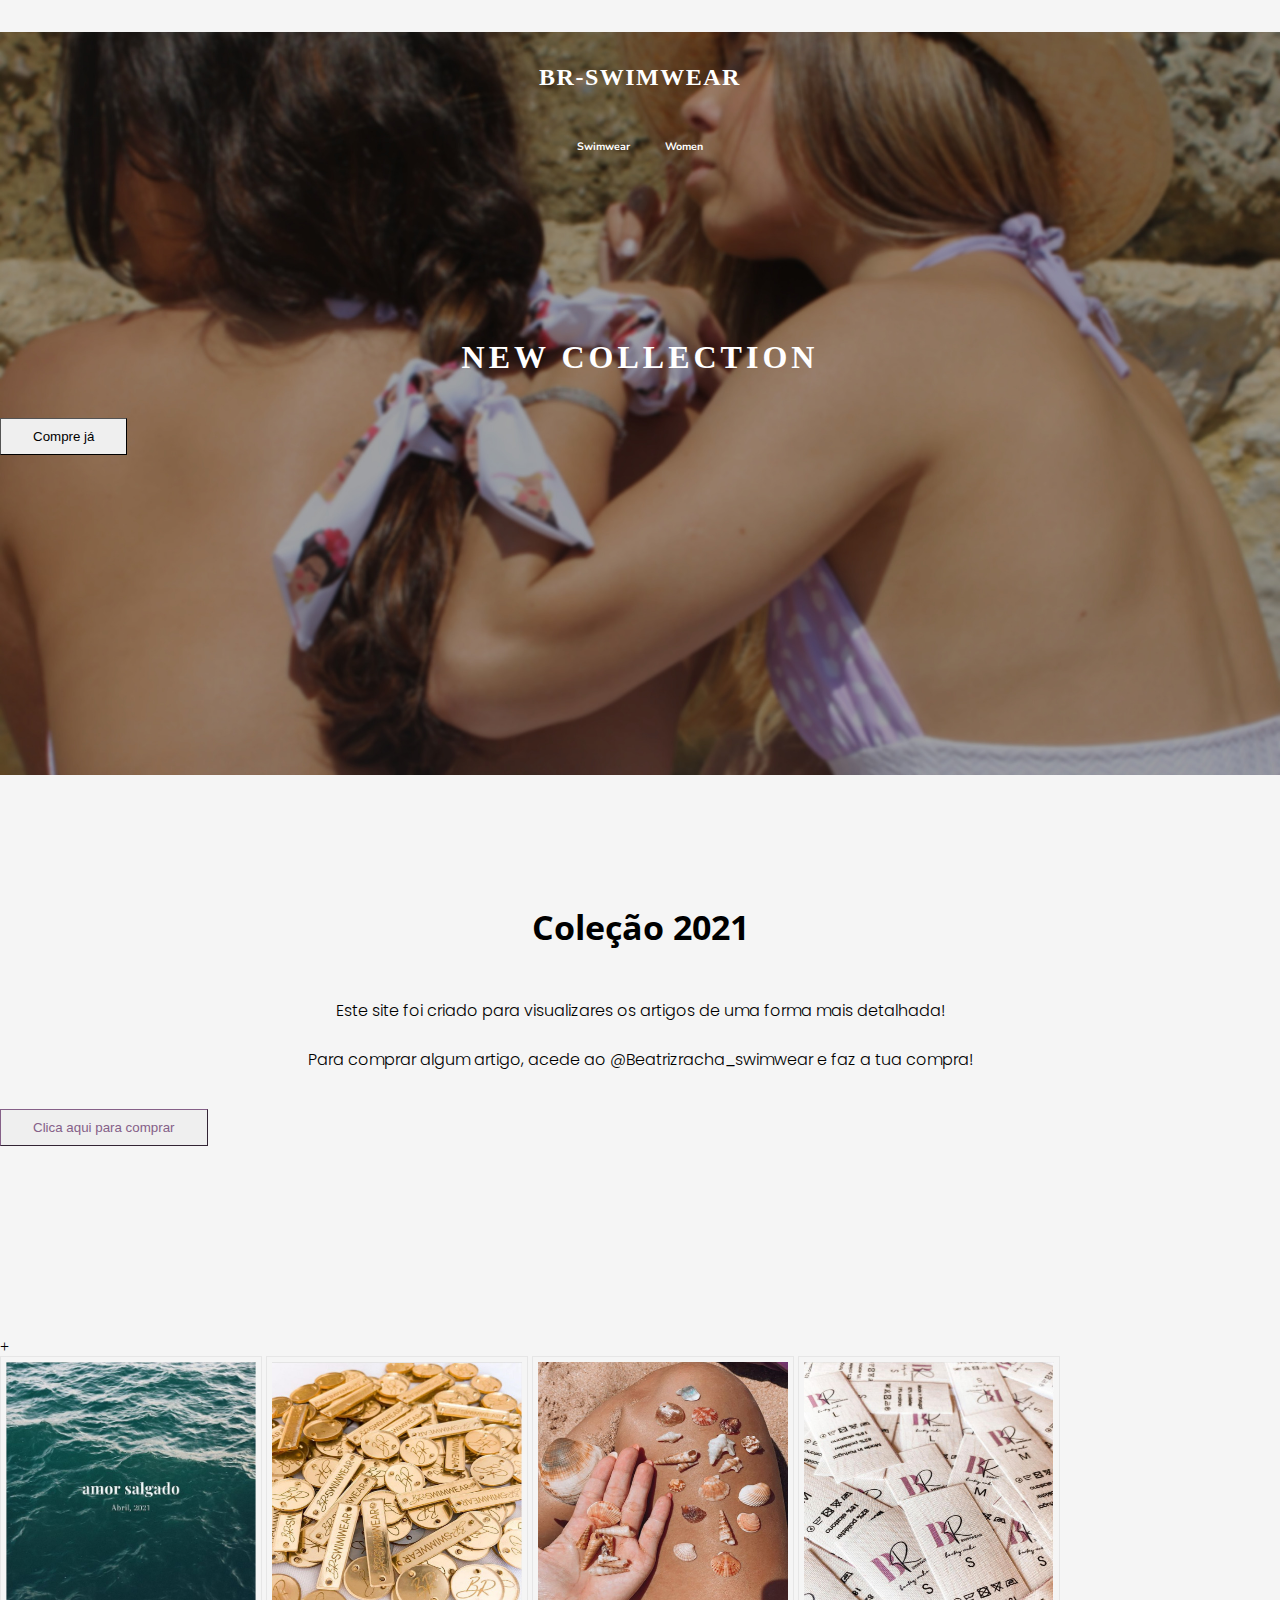
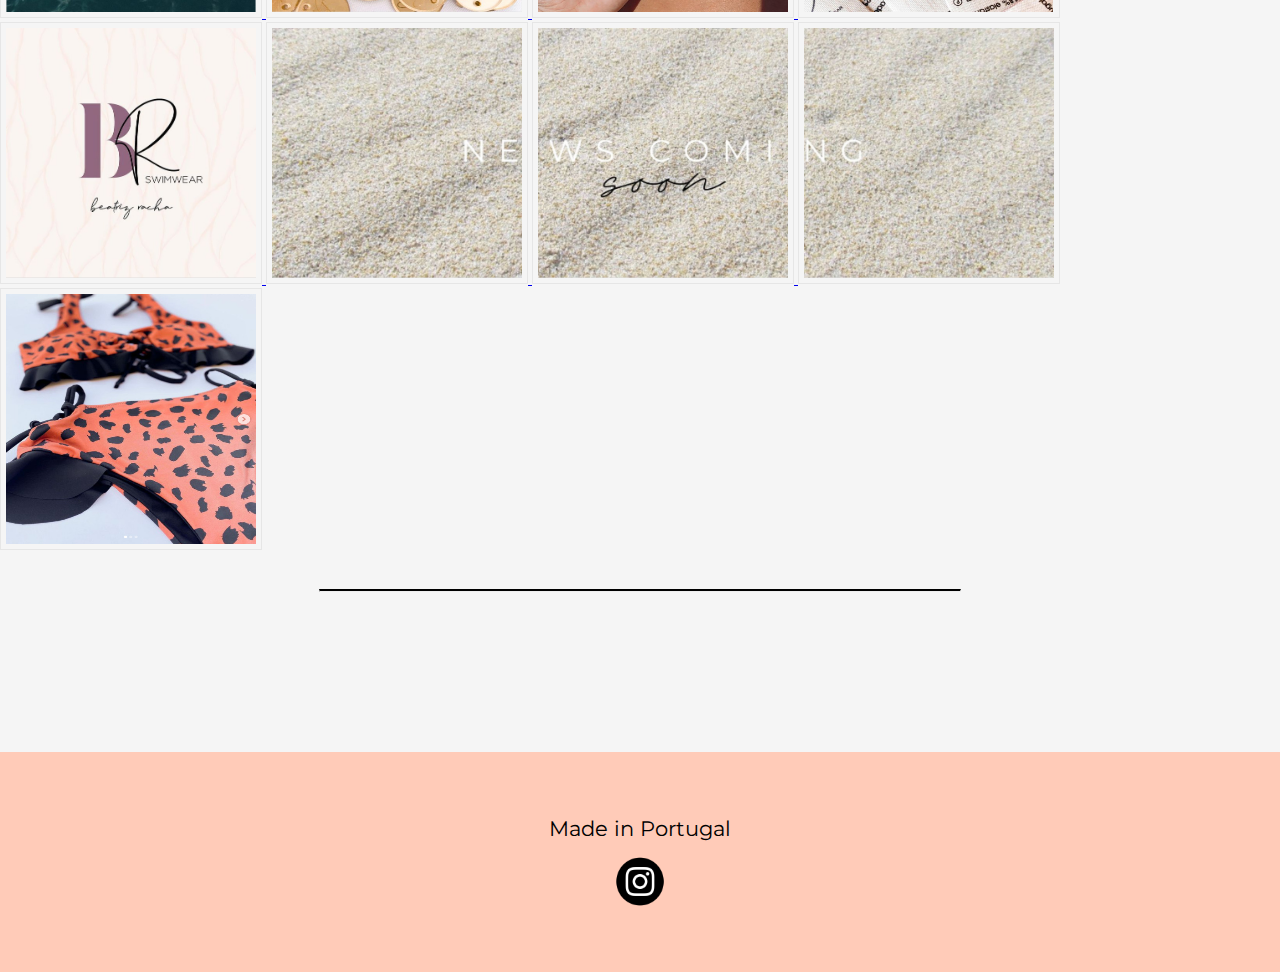
<file: index.html>
<!DOCTYPE html>
<html lang="en">
<head>
    <meta charset="UTF-8">
    <meta http-equiv="X-UA-Compatible" content="IE=edge">
    <meta name="viewport" content="width=device-width, initial-scale=1.0">
    <title>my Swimwear collection</title>
    <!-- bootstrap5 -->
  <link href="https://cdn.jsdelivr.net/npm/bootstrap@5.0.0-beta2/dist/css/bootstrap.min.css" rel="stylesheet" integrity="sha384-BmbxuPwQa2lc/FVzBcNJ7UAyJxM6wuqIj61tLrc4wSX0szH/Ev+nYRRuWlolflfl" crossorigin="anonymous">
<script src="https://cdn.jsdelivr.net/npm/bootstrap@5.0.0-beta2/dist/js/bootstrap.bundle.min.js" integrity="sha384-b5kHyXgcpbZJO/tY9Ul7kGkf1S0CWuKcCD38l8YkeH8z8QjE0GmW1gYU5S9FOnJ0" crossorigin="anonymous"></script>  

    <!-- css import -->
    <link rel="stylesheet" href="style.css">
    <!-- FONTS -->
<!-- title fonts -->
<link rel="preconnect" href="https://fonts.gstatic.com">
<link href="https://fonts.googleapis.com/css2?family=Montserrat:wght@300;400;600;700&display=swap" rel="stylesheet">
<!-- swimwear women font -->
<link rel="preconnect" href="https://fonts.gstatic.com">
<link href="https://fonts.googleapis.com/css2?family=Nunito:wght@300&display=swap" rel="stylesheet">

<!-- collecaou font -->
<link rel="preconnect" href="https://fonts.gstatic.com">
<link href="https://fonts.googleapis.com/css2?family=Open+Sans:wght@600&display=swap" rel="stylesheet">
<!--  under-colecao-text -->
<link rel="preconnect" href="https://fonts.gstatic.com">
<link href="https://fonts.googleapis.com/css2?family=Poppins:wght@300&display=swap" rel="stylesheet">
<!-- icon -->
<link rel="icon" href="images/output-onlinepngtools.ico">


</head>
<body id="body">
    <div class="bg-image">
    <h4 class="BR-SWIMWEAR">BR-SWIMWEAR</h4>
    <h6><a href="Swimwear-page/swimwear.html">Swimwear‏‏‎</a><a href="#">Women</a></h6>
    <h1 class="collection-title">NEW COLLECTION</h1>
    <div class="form-row text-center">
    <div class="col-12">
    <a href="https://www.instagram.com/beatrizracha_swimwear/" target="_blank">
    <button type="button" class="btn btn-outline-light text-center collection-button">Compre já</button></a>
    </div>
    </div>
    </div>
    <h3 class="colecao-title">Coleção 2021</h3>
    <p id="first-p" class='under-colecaou-text'>Este site foi criado para visualizares os artigos de uma forma mais detalhada!</p>
    <p id="second-p" class='under-colecaou-text'>Para comprar algum artigo, acede ao @Beatrizracha_swimwear e faz a tua compra!</p>
    <div class="form-row text-center">
        <div class="col-12">
        <a target="_blank" class="no-deco" href="https://www.instagram.com/beatrizracha_swimwear/">
        <button type="button" class="btn btn-outline-light text-center colecaoo-button">Clica aqui para comprar</button>
        </a>
        </div>
        </div>
+
        </a>

<a href="https://www.instagram.com/beatrizracha_swimwear/" target="_blank">
<div class="container-fluid ">
<first class="row justify-content-center">
<img class="col-md-4 col-xs-6 insta-pic"  src="images/1.jpeg" alt="box">
<img class="col-md-4 col-xs-6 insta-pic"  src="images/2.jpeg" alt="box">
<img class="col-md-4 col-xs-6 insta-pic"  src="images/3.jpeg" alt="box">
</first>
<second class="row justify-content-center">
<img class="col-md-4 col-xs-6 insta-pic"  src="images/4.jpeg" alt="box">
<img class="col-md-4 col-xs-6 insta-pic"  src="images/5.jpeg" alt="box">
<img class="col-md-4 col-xs-6 insta-pic"  src="images/6.jpeg" alt="box">
</second>

<third class="row justify-content-center">
<img class="col-md-4 col-xs-6 insta-pic"  src="images/7.jpeg" alt="box">
<img class="col-md-4 col-xs-6 insta-pic"  src="images/8.jpeg" alt="box">
<img class="col-md-4 col-xs-6 insta-pic"  src="images/9.jpeg" alt="box">
</third>
</div>
</a>
<hr>
<section id="footer">
    <div class="footercss">
      <p class="footer-p footer-text">Made in Portugal</p>                                                                    
      <a href="https://www.instagram.com/beatrizracha_swimwear/" target="_blank">
        <img src="images/insta.png" class="insta" alt="instagram"></a>
    </div></section>
</body>
</html>
</file>
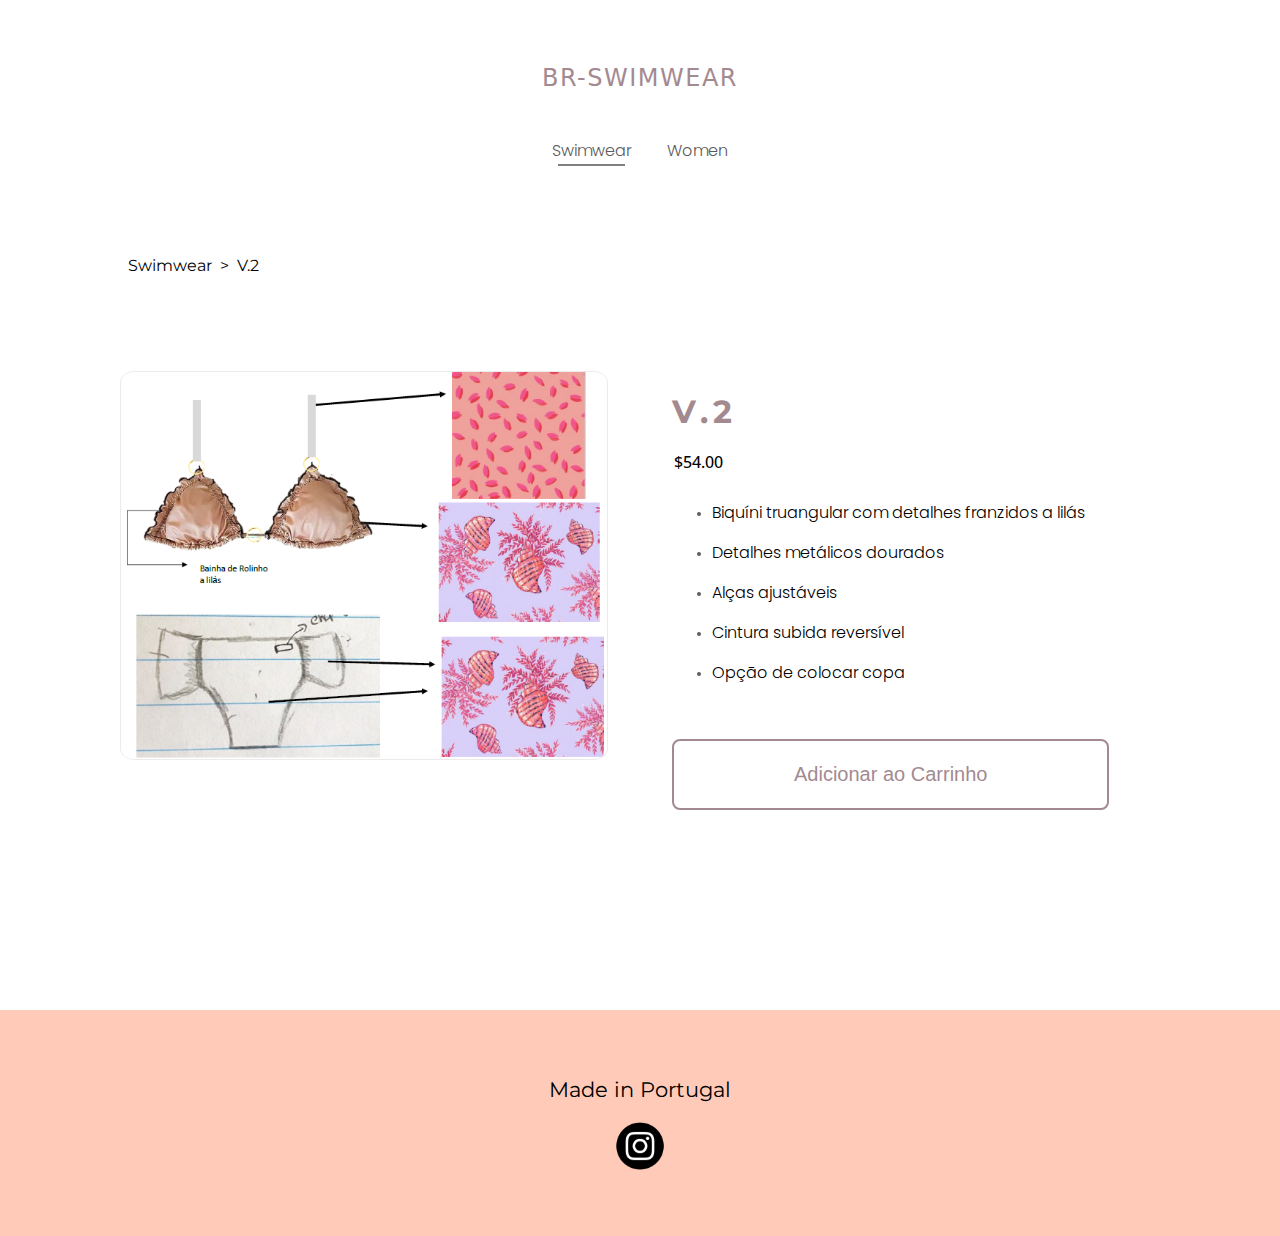
<file: single-item-pages/item6.html>
<!DOCTYPE html>
<html lang="en">
<head>
    <meta charset="UTF-8">
    <meta http-equiv="X-UA-Compatible" content="IE=edge">
    <meta name="viewport" content="width=device-width, initial-scale=1.0">
    <title>Swimwear</title>
    <!-- bootstrap5 -->
  

    <link rel="stylesheet" href="items.css">
    <link rel="preconnect" href="https://fonts.gstatic.com">
<link href="https://fonts.googleapis.com/css2?family=Poppins:wght@300;500&display=swap" rel="stylesheet">
<!-- montserrat font -->
<link rel="preconnect" href="https://fonts.gstatic.com">
<link href="https://fonts.googleapis.com/css2?family=Montserrat&display=swap" rel="stylesheet">
<!-- price font -->
<link rel="preconnect" href="https://fonts.gstatic.com">
<link href="https://fonts.googleapis.com/css2?family=Open+Sans:wght@600&display=swap" rel="stylesheet">
<link rel="icon" href="../images/output-onlinepngtools.ico">
</head>
<body>
    <h4 class="BR-SWIMWEAR">BR-SWIMWEAR</h4>
    
    <h6><a href="../Swimwear-page/swimwear.html" class="margin-decoration underline">Swimwear‏‏‎</a><a href="#" class="margin-decoration">Women</a></h6>
    

    <!-- GRID -->
    <!-- <div class="grid"> -->
    <div class="thing">
<span><a class="link-to-swmr" href="../Swimwear-page/swimwear.html">Swimwear</a></span><span>  ‏‏‎ ‎> ‏‏‎ ‎V.2</span>
    </div>

<!-- <div class="grid"> -->
<div class="grid">
    <img src="../images/s6.png" alt="photo of the item">
    <div class="text">
        <h1 class="text-title">V.2</h1>
        <h4>$54.00</h4>
        <ul>
        <li>Biquíni truangular com detalhes franzidos a lilás</li>
        <li>Detalhes metálicos dourados</li>
        <li>Alças ajustáveis</li>
        <li>Cintura subida reversível</li>
        <li>Opçāo de colocar copa</li>
        </ul>
        <!-- button -->
        <a href="https://www.instagram.com/beatrizracha_swimwear/" target="_blank" class="button">Adicionar ao Carrinho</a>
    </div>
    </div>
    </div>




    <!-- FOOTER -->
    <section id="footer">
        <div class="footercss">
          <p class="footer-p footer-text">Made in Portugal</p>                                                                    
          <a href="https://www.instagram.com/beatrizracha_swimwear/" target="_blank">
            <img src="../images/insta.png" class="insta" alt="instagram"></a>
        </div>
    </section>
    
</body>
</html>
</file>
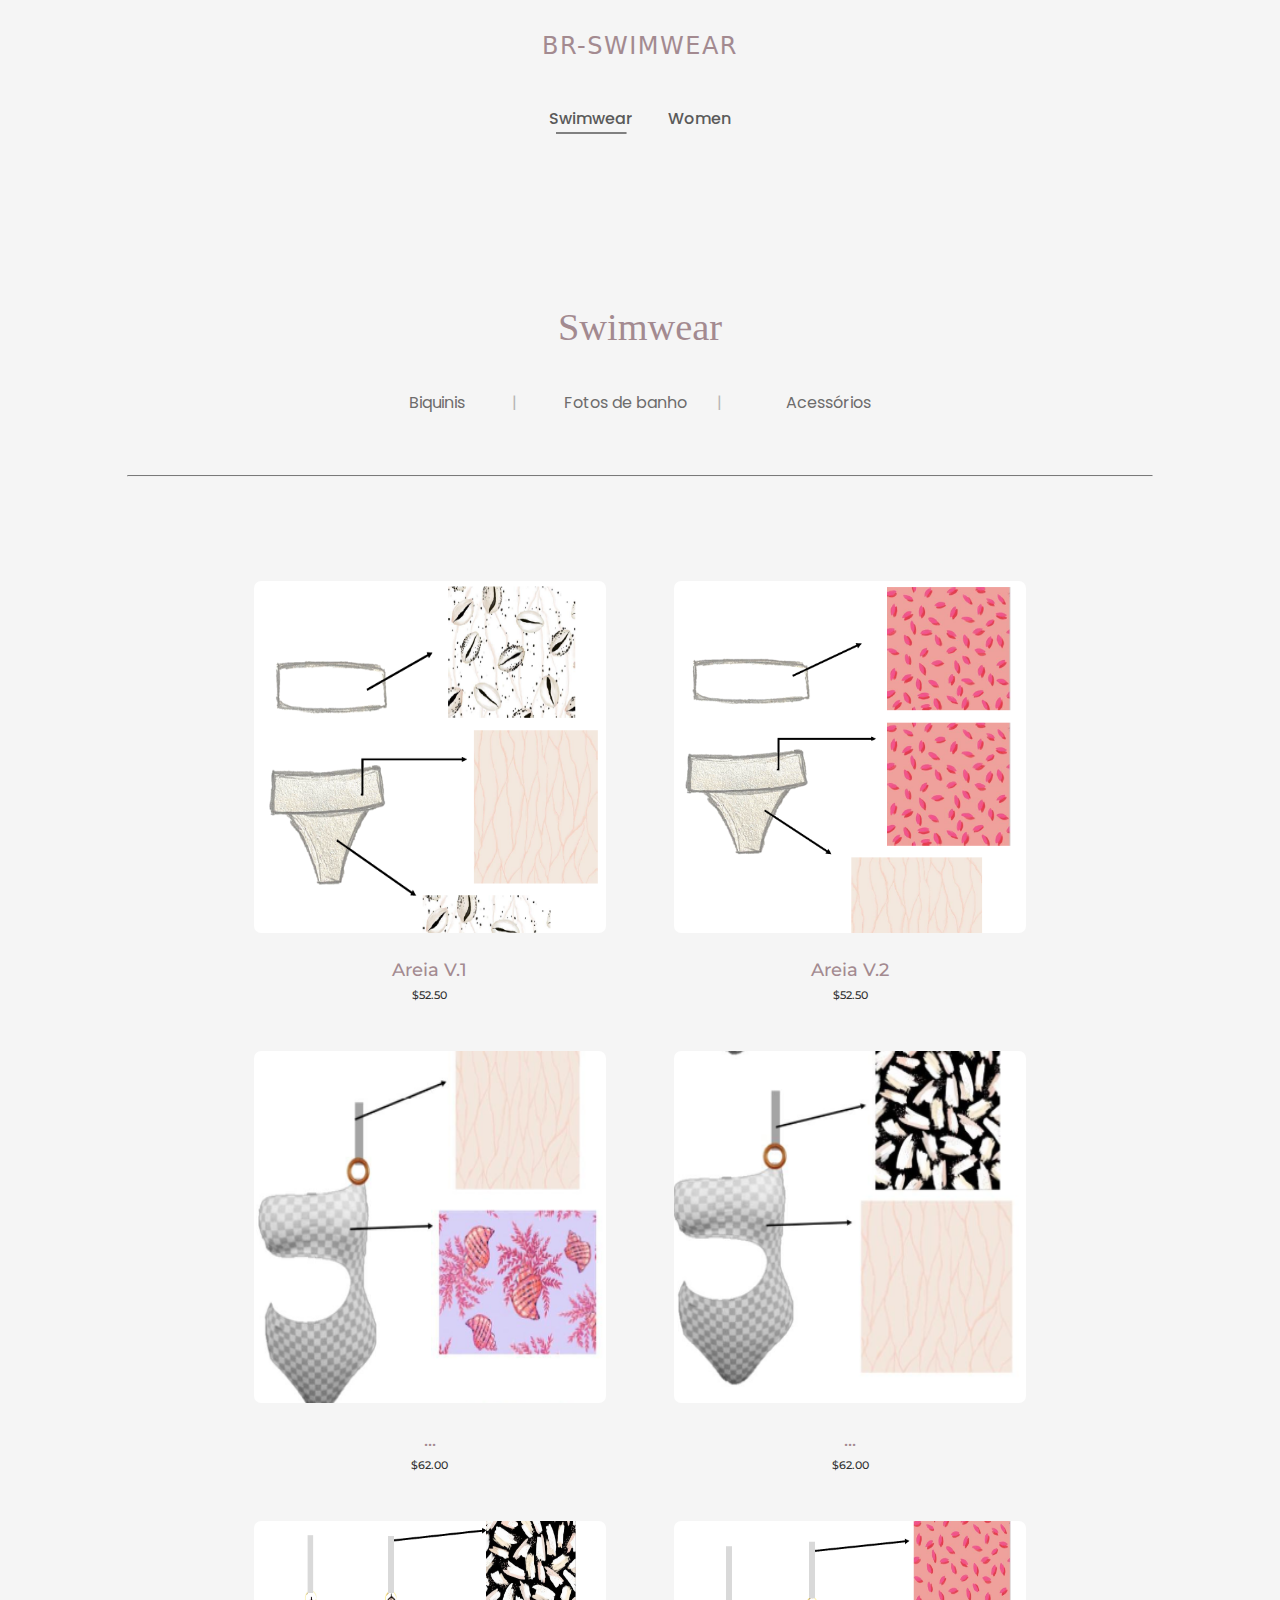
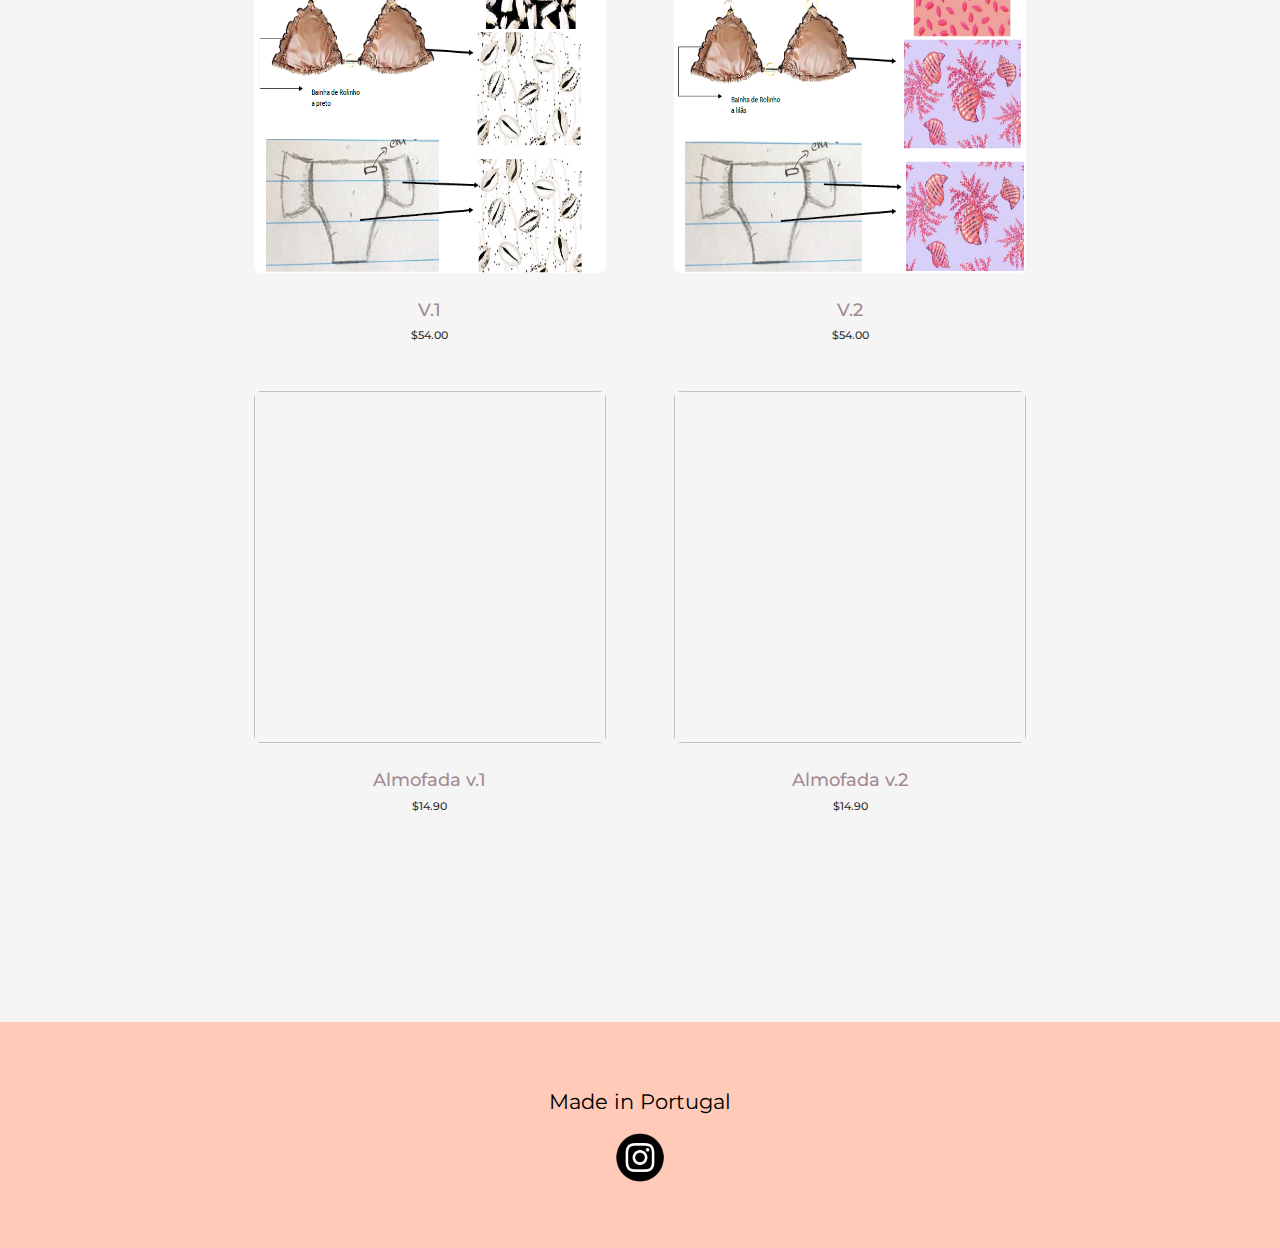
<file: Swimwear-page/swimwear.html>
<!DOCTYPE html>
<html lang="en">
<head>
    <meta charset="UTF-8">
    <meta http-equiv="X-UA-Compatible" content="IE=edge">
    <meta name="viewport" content="width=device-width, initial-scale=1.0">
    <title>Swimwear</title>
    <link rel="preconnect" href="https://fonts.gstatic.com">
    <link href="https://fonts.googleapis.com/css2?family=Nunito:wght@300&display=swap" rel="stylesheet">    
    <link rel="stylesheet" href="swimwearStyle.css">
    <!-- fonts -->
    <link rel="preconnect" href="https://fonts.gstatic.com">
<link href="https://fonts.googleapis.com/css2?family=Poppins:wght@300&display=swap" rel="stylesheet">
<link rel="preconnect" href="https://fonts.gstatic.com">
<link href="https://fonts.googleapis.com/css2?family=Montserrat:wght@400;500&display=swap" rel="stylesheet">
<link rel="icon" href="../images/output-onlinepngtools.ico">
</head>
<body id="body">

        <h4 class="BR-SWIMWEAR">BR-SWIMWEAR</h4>
        <h6><a href="swimwear.html" class="margin-decoration underline">Swimwear‏‏‎</a><a href="#" class="margin-decoration">Women</a></h6>
        <h2 class="swimwear-title">Swimwear</h2>

        <div class="filters">
        <a href="#" class="margin-decoration"><span id=#filter-by-bikini>Biquinis</span></a>
        <span class="divider">|</span>
        <a href="#" class="margin-decoration margin-add"><span id="#filter-by-swimwear">Fotos de banho</span>
        <span class="divider">|</span>
        <a href="#" class="margin-decoration"><span id="#filter-by-accessories">Acessórios</span></a>
        </div>
       <hr>
<!-- GRID -->

<div class="grid">

<div class="item bikini-yes swimwear-no accessories-no">
    <a class="no-deco" href="#" target="_blank">
    <img src="../images/s1.png" alt="swimwear">
    <h5>Areia V.1</h5>
    <price>$52.50</price>
    </a>
</div>
</a>

<div class="item bikini-yes swimwear-no accessories-no">
    <a class="no-deco" href="#" target="_blank">
    <img src="../images/s2.png" alt="swimwear">
    <h5>Areia V.2</h5>
    <price>$52.50</price>
    </a>
</div>
<div class="item swimwear-yes bikini-no accessories-no">
    <a class="no-deco" href="#" target="_blank">
    <img src="../images/s3.png" alt="swimwear">
    <h5>...</h5>
    <price>$62.00</price>
    </a>
</div>

<!-- row 2 -->

<div class="item swimwear-yes bikini-no accessories-no">
    <a class="no-deco" href="#" target="_blank">
    <img src="../images/s4.png" alt="swimwear">
    <h5>...</h5>
    <price>$62.00</price>
    </a>
</div>

<div class="item bikini-yes swimwear-no accessories-no">
    <a class="no-deco" href="#" target="_blank">
    <img src="../images/s5.png" alt="swimwear">
    <h5>V.1</h5>
    <price>$54.00</price>
    </a>
</div>
<div class="item bikini-yes swimwear-no accessories-no">
    <a class="no-deco" href="../single-item-pages/item6.html" target="_blank">
    <img src="../images/s6.png" alt="swimwear">
    <h5>V.2</h5>
    <price>$54.00</price>
    </a>
</div>

<!-- row 3  -->

<div class="item bikini-no swimwear-no accessories-no">
    <a class="no-deco" href="#" target="_blank">
    <img class="blank-space">
    <h5>Almofada v.1</h5>
    <price>$14.90</price>
    </a>
</div>

<div class="item bikini-no swimwear-no accessories-no">
    <a class="no-deco" href="#" target="_blank">
    <img class="blank-space">
    <h5>Almofada v.2</h5>
    <price>$14.90</price>
    </a>
</div>
</div>


<section>
    <div class="footercss">
      <p class="footer-p footer-text">Made in Portugal</p>                                                                    
      <a href="https://www.instagram.com/beatrizracha_swimwear/" target="_blank">
        <img src="../images/insta.png" class="insta" alt="instagram"></a>
    </div>
</section>
<script src="swimwear.js"></script>
</body>
</html>
</file>
<file: style.css>
.top-bg-image{
    width: 100%;
    height: 30rem;
    position:absolute;
    z-index: -2; /* so it wont be on top */
}
.BR-SWIMWEAR{
    color:white;
    font-size: 1.5rem;
    text-align: center;
    padding-top: 2rem;
    letter-spacing: 1.5px;


}


#body{
    background-color:Whitesmoke;
    margin:0;
    padding:0;
}

    /* swimwear women text */
h6{
    text-align: center;

    font-family: 'Nunito', sans-serif;
    margin-top:3rem;
    padding-bottom: 10rem;
}    
h6 a{
    text-decoration: none;
    color:white;
    margin-left: 1.1rem;
    margin-right: 1.1rem;
}
h6 a:hover{
    color:white
}
.collection-title  {
    color:white;
    font-weight: 700;
    text-align: center;
    padding-bottom: 1.3rem;
    letter-spacing: 4px;
    
}
.collection-button{

    padding: 10px 32px 10px 32px;
    border-width: 0.099rem;
    margin-bottom:20rem;
    box-shadow: 0 0 0 0!important;
    text-decoration:none;    

    
}
.bg-image{
    background-image: url(images/bg-image.jpeg);
    background-repeat: no-repeat;
    background-size: cover;
    background-position:center;


 
}

.colecao-title{
    text-align: center;
    margin-top:8rem;
    font-family: 'Open Sans', sans-serif;
    font-size:2.15rem;

}

.under-colecaou-text{

    font-family: 'Poppins', sans-serif;
    font-weight: 300;
    font-size:1rem;
    text-align: center;
    padding-left:7px;
    padding-right:7px;

}
#first-p{
    margin-top:3rem;
    margin-bottom: 1.5rem;

}
.colecaoo-button{
    padding: 10px 32px 10px 32px;
    border-width: 0.123rem;
    margin-bottom:12rem;
    box-shadow: 0 0 0 0!important;
    color:#856088;
    border-color:#856088;
    margin-top:1.3rem;
    
}
.colecaoo-button:hover{
    border-color: #A8A8A8;
    color:whitesmoke;
    background-color: #856088;
    
}


.ig-nick{
    text-align: center;
    text-decoration: none;
    color:rgb(82, 81, 81);
    font-size:1.6rem;
    display: inline-block;
    margin-left:auto;
    margin-right:auto;
    width:100%!important;
    margin-bottom:20px;
   

}
.ig-nick:hover{
    color:rgb(133, 133, 133);
}

/* insta thing */
.insta-pic{
    width:250px;
    height:250px;
    padding:5px;
    border:solid rgb(230, 230, 230);
    border-width: 1px;
    
}





hr{
    width:50%;
    margin:auto;
    margin-top:35px;
    border-top: 2.8px solid black;
    margin-bottom:10rem;

}








/* footer */
.footercss{
    background-color: #FFCBB8;
    text-align: center;

}

.insta{
    width:70px;
    padding-bottom:60px;
}
.footer-text{
    padding-top:4rem; 
    margin-bottom: 0.9rem;
    font-family:'Montserrat';
    font-weight:400;
    font-size:1.3rem;

}








@media (max-width:800px){
    .instagram{
        width:65%!important;
    }
    hr{
        width:65%;}
}

@media (max-width:620px){
    .insta-pic{
        width:200px;
        height:200px;      
    }
}
</file>
<file: single-item-pages/items.css>
:root {
    --bs-font-sans-serif: system-ui,-apple-system,"Segoe UI",Roboto,"Helvetica Neue",Arial,"Noto Sans","Liberation Sans",sans-serif,"Apple Color Emoji","Segoe UI Emoji","Segoe UI Symbol","Noto Color Emoji";
}
.BR-SWIMWEAR{
    color:white;
    font-size: 1.5rem;
    text-align: center;
    padding-top: 2rem;
    letter-spacing: 1.5px;
    color:#A38A90;
    

}
body{
    margin:0;
    padding:0;
    
}
h4,h6{
    font-weight: 500;
    line-height: 1.2;
}
h6{
    font-size: 1rem;
    margin-bottom:2rem;
    text-align: center;
    
    margin-top:3rem;
    padding-bottom: 4rem;
    font-family: 'Poppins', sans-serif;
    font-weight: 300;
    }
    
.margin-decoration{
    text-decoration: none;
    color:rgb(90, 90, 90);
    margin-left: 1.1rem;
    margin-right: 1.1rem;
}
.margin-decoration:hover{
    color:gray
}



h4{
    font-family: var(--bs-font-sans-serif);
}


.underline {
    background-image: linear-gradient(gray, gray);

    background-position: bottom center; /*Adjust the background-position to move the line*/
    background-size: 85% 2px; /*Adjust the background size to control length and height*/
    background-repeat: no-repeat;
    padding-bottom: 4px; /* this can also control the position */
  }

.link-to-swmr{
    text-decoration: none;
    color:black;
    
}

.thing{
    font-family:'Montserrat', sans-serif;

    margin-left:20%;
    margin-bottom:6rem;
}



#footer{
    margin-top:200px;
}

/* GRID */
.grid img{
    width:80%;
    height:auto;
    max-width: 80%;
    border:solid 1px rgb(235, 235, 235);
    border-radius: 3%;
    justify-self: end;
}

.grid{
    display:grid;
    grid-template-columns: 1fr 1fr;
    gap:4rem;
    justify-items: center;
    
}

.text{
    justify-self: start;
}
.text-title{
    font-family:'Montserrat', sans-serif;
    color:#A38A90;
    letter-spacing: 5px;
}
.grid h4{
    font-family: 'Open Sans', sans-serif;
    margin-left:2px;
}
.grid ul {
    font-family: 'Poppins', sans-serif;
    font-weight: 300;
    line-height: 2.5rem;



}
ul li::marker {
    font-size: 12px;
    color:#5f5f5f
    }


/* button */
.button {
    -webkit-border-radius: 10px;
    font-family: 'Poppins', sans-serif;
    font-weight: 500;
    -moz-border-radius: 10px;
    border-radius: 8px;
    color: #A38A90;
    font-family: Helvetica;
    font-size: 20px;
    font-weight: 400;
    padding-top: 22px;
    padding-bottom: 22px;
    padding-right: 120px;
    padding-left: 120px;
    margin-top:30px;
    background-color: white;
    border: solid #A38A90 2.5px;
    text-decoration: none;
    display: inline-block;
    cursor: pointer;
    text-align: center;
    -webkit-transition: all 0.2s;
    -moz-transition: all 0.2s;
    transition: all 0.2s;
 }
 
 .button:hover {
    background: #A38A90;
    color:white;
    border: solid #A38A90 3px;
    -webkit-border-radius: 10px;
    -moz-border-radius: 10px;
    border-radius: 10px;
    text-decoration: none;
 }



  /* footer */
  .footercss{
    background-color: #FFCBB8;
    text-align: center;
    margin-top:13px;

}

.insta{
    width:70px;
    padding-bottom:60px;
}
.footer-text{
    padding-top:4rem; 
    margin-bottom: 0.9rem;
    font-family:'Montserrat';
    font-weight:400;
    font-size:1.3rem;
    line-height: 1.5;

}
@media (max-width:1640px){
    .thing{
        margin-left:10%
    }
}
@media (max-width:1112px){
    .grid{
        grid-template-columns: 1fr;
    }
    .text{
        text-align: center;
        justify-self: center;
    }
    .grid img{
        justify-self: center;
        margin-left:4px;
        margin-right:4px;
        width:60%
    }
    .grid ul{
        text-align: left;
    }

    .thing{
        margin-left:5%;
    }

}
@media (max-width:832px){
    .grid img{
        width:70%;
    }
}


@media (max-width:615px){

    .grid img{
        width:90%;
        max-width:90%;
        margin-left:4px;
    }
    .text{
        margin-top:12px;
    }
    .grid ul{
        margin-left:10px;
    }
    .button{
    padding-right: 65px;
    padding-left: 65px;
}}
</file>
<file: Swimwear-page/swimwearStyle.css>
.BR-SWIMWEAR{
    color:white;
    font-size: 1.5rem;
    text-align: center;
    padding-top: 2rem;
    letter-spacing: 1.5px;
    color:#A38A90;


}
body{
    margin:0;
    padding:0;
}
h1,h2,h3,h4,h5,h6{
    font-weight: 500;
    line-height: 1.2;
}
h6{
    font-size: 1rem;
    margin-bottom:2rem;
    }
:root{--bs-font-sans-serif: system-ui,-apple-system,"Segoe UI",Roboto,"Helvetica Neue",Arial,"Noto Sans","Liberation Sans",sans-serif,"Apple Color Emoji","Segoe UI Emoji","Segoe UI Symbol","Noto Color Emoji";}
    
h4{
    margin-top:0;
    margin-bottom:.5rem;
    font-family: var(--bs-font-sans-serif);
}


#body{
    background-color:Whitesmoke;
    }

    /* swimwear women text */
h6{
    text-align: center;
    
    margin-top:3rem;
    padding-bottom: 9rem;
    font-family: 'Poppins', sans-serif;
}    
.margin-decoration{
    text-decoration: none;
    color:rgb(90, 90, 90);
    margin-left: 1.1rem;
    margin-right: 1.1rem;
}
.margin-decoration:hover{
    color:gray
}


.swimwear-title{
    color:#A38A90;
    font-size: 2.4rem;
    text-align: center;
    
    margin-bottom:2.5rem;
}

span{
    margin-left:1%;
    margin-right:1% ;
    color:rgb(109, 108, 108);
    font-family: 'Poppins', sans-serif;

}
span:hover{
    color:rgb(145, 24, 24);
}

.filters{
    text-align: center;
}

.divider{
    opacity: 45%;
}
hr{
    width:80%;
    margin:auto;
    margin-top:60px;
    border-top: 1.5px solid black;
    margin-bottom:6.5rem;
    opacity: 50%;
}

.underline {
    background-image: linear-gradient(gray, gray);

    background-position: bottom center; /*Adjust the background-position to move the line*/
    background-size: 85% 2px; /*Adjust the background size to control length and height*/
    background-repeat: no-repeat;
    padding-bottom: 4px; /* this can also control the position */
  }

/* GRID */

.grid{
    display:grid;
    grid-template-columns: 1fr 1fr 1fr;
    gap:1.3rem;
    grid-row-gap:3rem;
    grid-template-columns:25rem 25rem 25rem;
    justify-content:center;
    text-align: center;

    
}

.no-deco{
    text-decoration: none;
}
.grid img{
    width:22rem;
    height:22rem;
    border-radius: 2%;
}
.grid h5{

    color:#A38A90;
    font-family: 'Montserrat', sans-serif;
    font-weight: 500;
    font-size:1.1rem;
    margin-top:22px;
    margin-bottom:5px;


}
.grid price{
    
    font-family: 'Montserrat', sans-serif;
    font-weight: 500;
    font-size:.7rem;
    margin-bottom:60px;
    color:rgb(48, 48, 48);

}


.footercss{
    background-color: #FFCBB8;
    text-align: center;
    margin-top:13rem;
}

.insta{
    width:70px;
    padding-bottom:60px;
}
.footer-text{
    padding-top:4rem; 
    margin-bottom: 0.9rem;
    font-family:'Montserrat';
    font-weight:400;
    font-size:1.3rem;
    line-height:1.5;
    

}
.shit{
    background-color: aqua;
}
.hide-element{
    display:none;
}
.show-element{
    display:block;
}

@media(max-width:1290px){

    .grid{
        grid-template-columns: 25rem 25rem;
    }

    @media (max-width:920px){
        .grid{
            grid-template-columns: 25rem;
        }
    }

}

@media (max-width:539px){
    span{
        margin-left:5px;
        margin-right:5px;
        display: block;

    }
    .margin-add{
        margin-top:10px;
        margin-bottom:100px!important;
    }
    .divider{
        display: none;
    }
    /* .grid img{
        margin-left:19px; */

    /* } */
}
</file>
